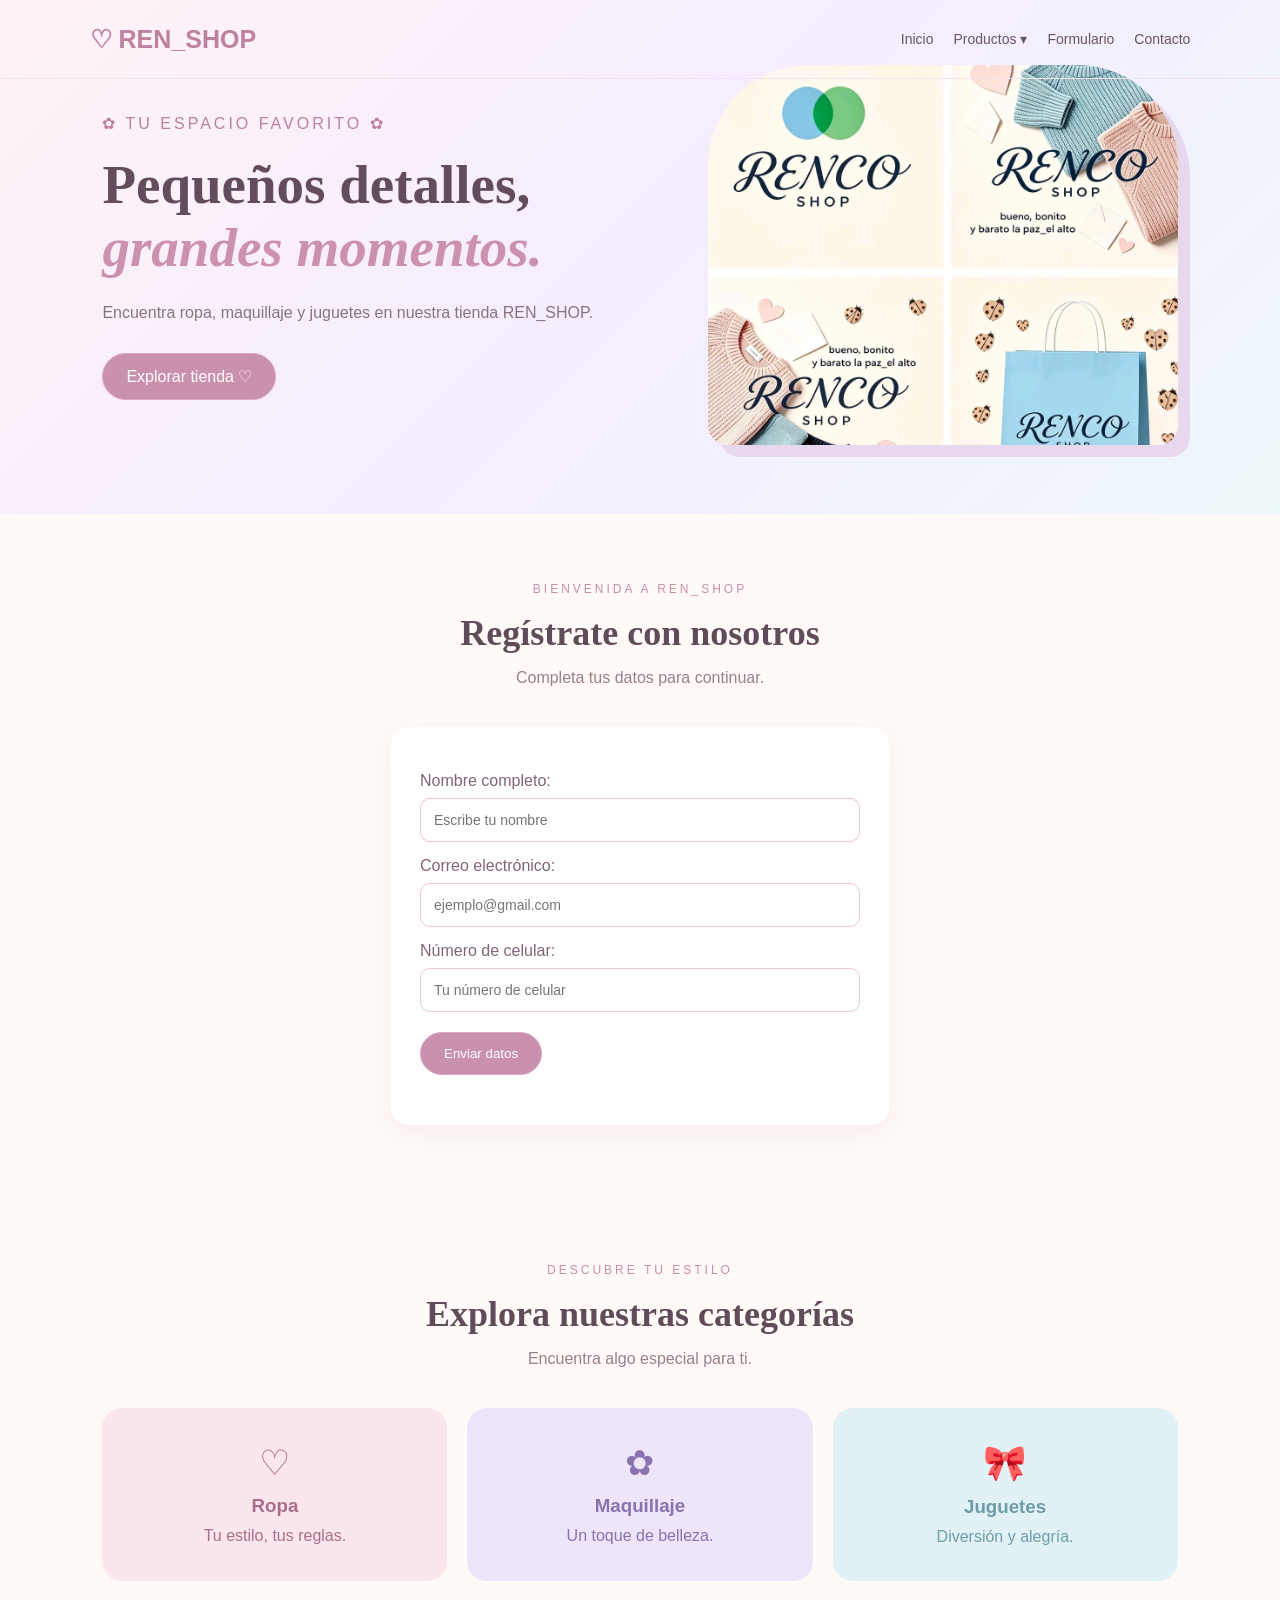
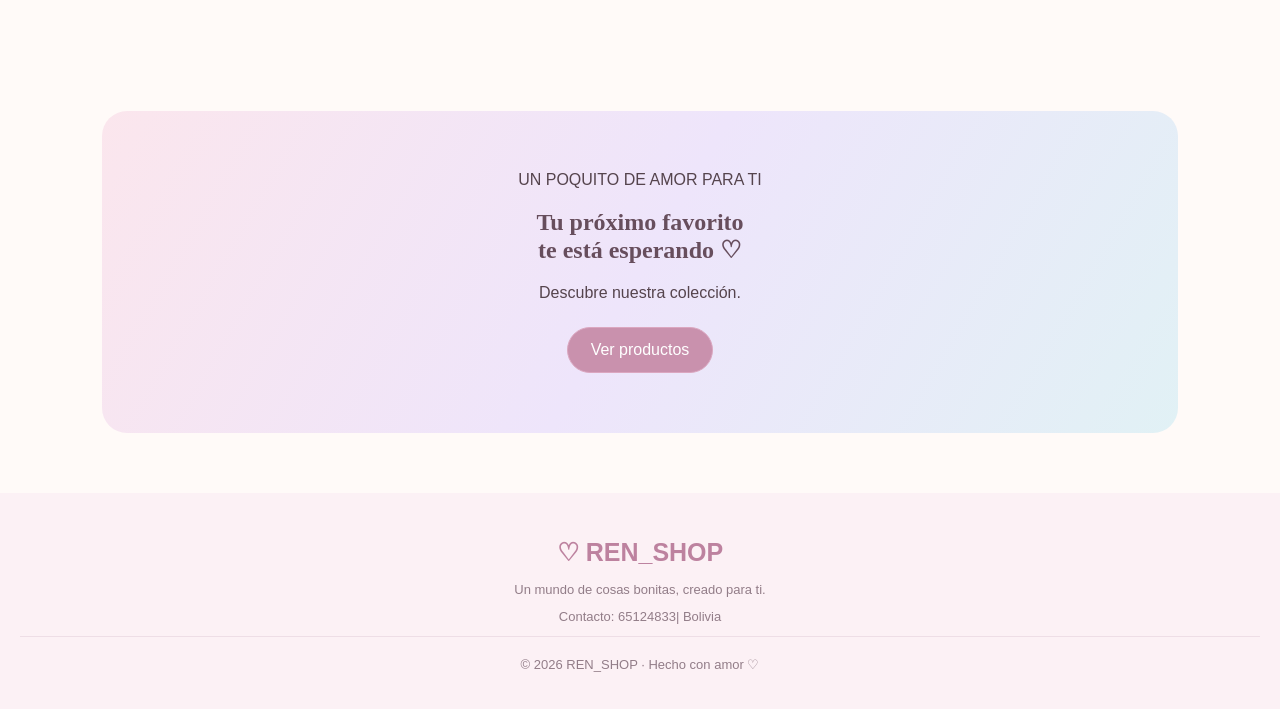
<file: index.html>
<!DOCTYPE html>
<html lang="es">
<head>
    <meta charset="UTF-8">
    <meta name="viewport" content="width=device-width, initial-scale=1.0">
    <title>REN_SHOP | Inicio</title>
    <link rel="stylesheet" href="j.css">
    <script src="formulario.js" defer></script>
</head>
<body>

<header class="encabezado">
    <div class="logo">♡ REN_SHOP</div>

    <nav class="menu">
        <a href="index.html">Inicio</a>
        <div class="desplegable">
            <a href="#categorias" class="boton-menu">Productos ▾</a>
            <div class="submenu">
                <a href="maquillaje.html">Maquillaje</a>
                <a href="juguetes.html">Juguetes</a>
                <a href="ropa.html">Ropa</a>
            </div>
        </div>
        <a href="#formulario">Formulario</a>
        <a href="#contacto">Contacto</a>
    </nav>
</header>

<section class="portada" id="inicio">
    <div class="texto-portada">
        <span class="etiqueta">✿ TU ESPACIO FAVORITO ✿</span>
        <h1>Pequeños detalles,<br>
            <span>grandes momentos.</span>
        </h1>
        <p>Encuentra ropa, maquillaje y juguetes
        en nuestra tienda REN_SHOP.</p>
        <a href="#categorias" class="boton-principal">
            Explorar tienda ♡
        </a>
    </div>

    <div class="imagen-portada">
        <img src="lg.jpg" alt="Moda femenina">
    </div>
</section>

<!-- FORMULARIO -->
<section class="formulario-seccion" id="formulario">
    <div class="titulo-seccion">
        <span>BIENVENIDA A REN_SHOP</span>
        <h2>Regístrate con nosotros</h2>
        <p>Completa tus datos para continuar.</p>
    </div>

    <form id="miFormulario">
        <label>Nombre completo:</label>
        <input type="text" id="nombre" required
               placeholder="Escribe tu nombre">

        <label>Correo electrónico:</label>
        <input type="email" id="correo" required
               placeholder="ejemplo@gmail.com">

        <label>Número de celular:</label>
        <input type="tel" id="celular" required
               placeholder="Tu número de celular">

        <button type="submit" class="boton-principal">
            Enviar datos
        </button>

        <p id="mensajeFormulario" class="mensaje"></p>
    </form>
</section>

<!-- CATEGORIAS -->
<section class="categorias" id="categorias">
    <div class="titulo-seccion">
        <span>DESCUBRE TU ESTILO</span>
        <h2>Explora nuestras categorías</h2>
        <p>Encuentra algo especial para ti.</p>
    </div>

    <div class="lista-categorias">
        <a href="ropa.html" class="categoria rosa">
            <span>♡</span>
            <h3>Ropa</h3>
            <p>Tu estilo, tus reglas.</p>
        </a>

        <a href="maquillaje.html" class="categoria lila">
            <span>✿</span>
            <h3>Maquillaje</h3>
            <p>Un toque de belleza.</p>
        </a>

        <a href="juguetes.html" class="categoria celeste">
            <span>🎀</span>
            <h3>Juguetes</h3>
            <p>Diversión y alegría.</p>
        </a>
    </div>
</section>

<section class="banner">
    <span>UN POQUITO DE AMOR PARA TI</span>
    <h2>Tu próximo favorito<br>te está esperando ♡</h2>
    <p>Descubre nuestra colección.</p>
    <a href="ropa.html" class="boton-principal">Ver productos</a>
</section>

<footer id="contacto">
    <div class="logo logo-footer">♡ REN_SHOP</div>
    <p>Un mundo de cosas bonitas, creado para ti.</p>
    <p>Contacto: 65124833| Bolivia</p>
    <p class="copyright">© 2026 REN_SHOP · Hecho con amor ♡</p>
</footer>

</body>
</html>
</file>
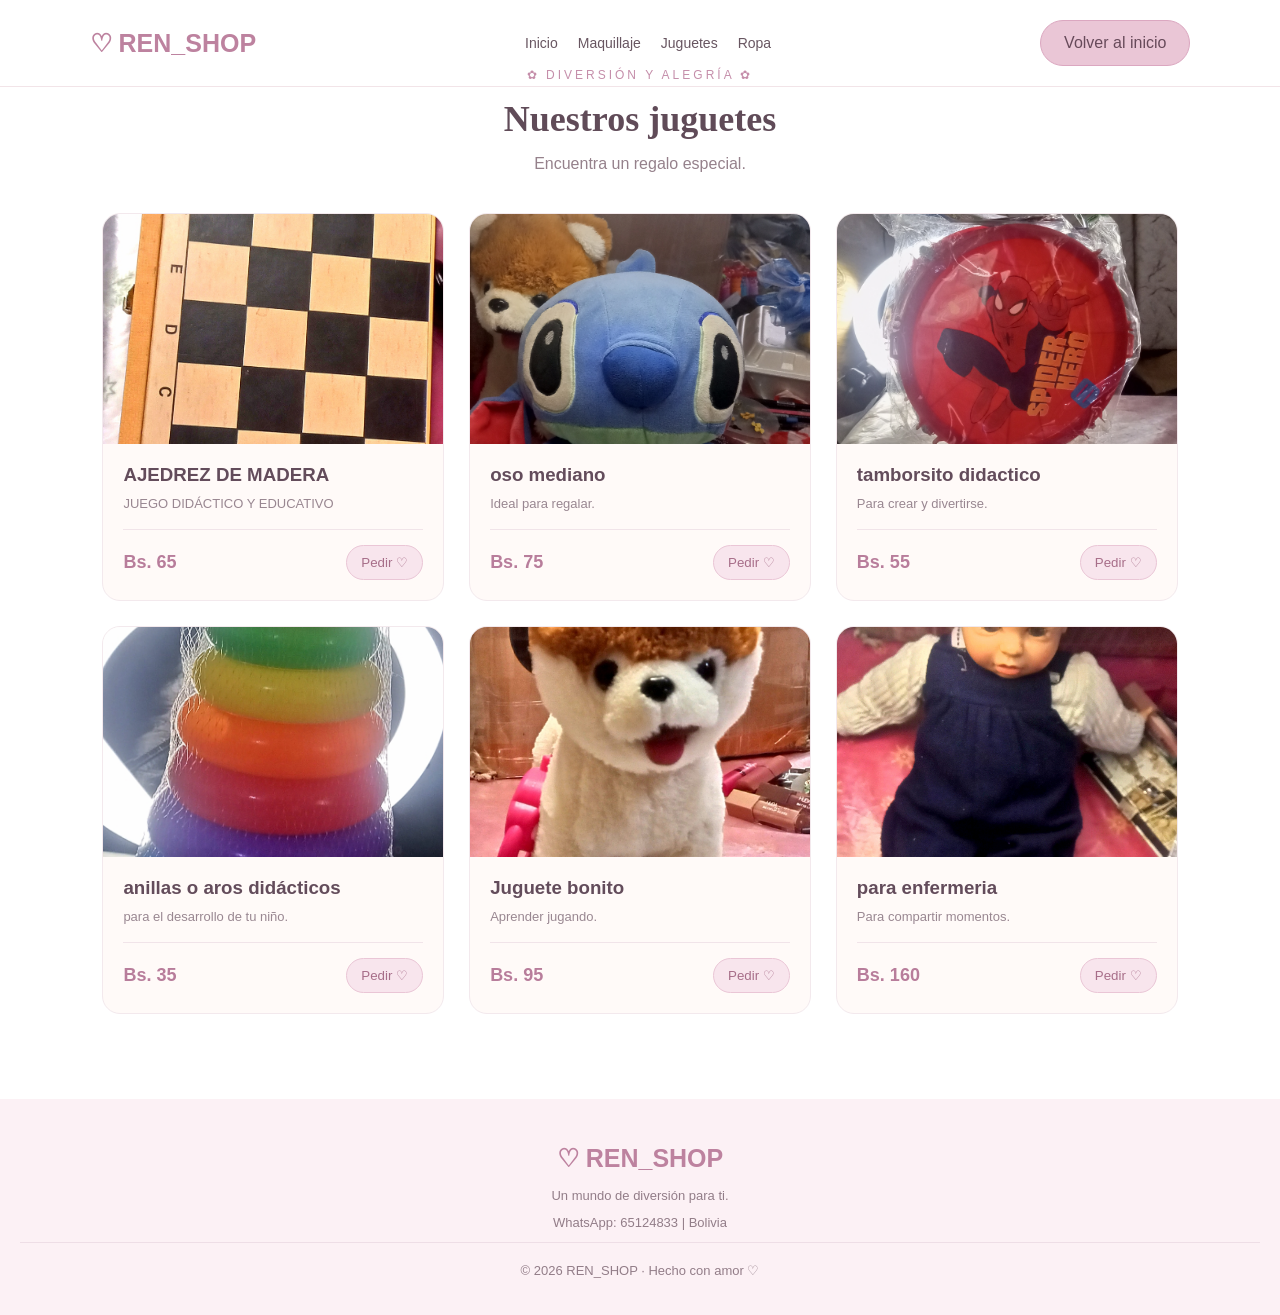
<file: juguetes.html>
<!DOCTYPE html>
<html lang="es">
<head>
    <meta charset="UTF-8">
    <meta name="viewport" content="width=device-width, initial-scale=1.0">
    <title>REN_SHOP | Juguetes</title>
    <link rel="stylesheet" href="j.css">
    <script src="formulario.js" defer></script>
</head>
<body>

<header class="encabezado">
    <div class="logo">♡ REN_SHOP</div>
    <nav class="menu">
        <a href="index.html">Inicio</a>
        <a href="maquillaje.html">Maquillaje</a>
        <a href="juguetes.html">Juguetes</a>
        <a href="ropa.html">Ropa</a>
    </nav>
    <a href="index.html" class="boton-comprar">Volver al inicio</a>
</header>

<section class="productos">
    <div class="titulo-seccion">
        <span>✿ DIVERSIÓN Y ALEGRÍA ✿</span>
        <h2>Nuestros juguetes</h2>
        <p>Encuentra un regalo especial.</p>
    </div>

    <div class="rejilla-productos">

        <article class="producto">
            <div class="foto-producto">
                <img src="aje.jpg" alt="JUEGO DE MESA">
            </div>
            <div class="info-producto">
                <h3>AJEDREZ DE MADERA</h3>
                <p>JUEGO DIDÁCTICO Y EDUCATIVO</p>
                <div class="precio">
                    <strong>Bs. 65</strong>
                    <button class="boton-pedido" data-producto="AJEDREZ">Pedir ♡</button>
                </div>
            </div>
        </article>

        <article class="producto">
            <div class="foto-producto">
                <img src="oso.jpg" alt="oso stich">
            </div>
            <div class="info-producto">
                <h3>oso mediano</h3>
                <p>Ideal para regalar.</p>
                <div class="precio">
                    <strong>Bs. 75</strong>
                    <button class="boton-pedido" data-producto="Muñeca">Pedir ♡</button>
                </div>
            </div>
        </article>

        <article class="producto">
            <div class="foto-producto">
                <img src="tam.jpg" alt="tambor">
            </div>
            <div class="info-producto">
                <h3>tamborsito didactico</h3>
                <p>Para crear y divertirse.</p>
                <div class="precio">
                    <strong>Bs. 55</strong>
                    <button class="boton-pedido" data-producto="Bloques de construcción">Pedir ♡</button>
                </div>
            </div>
        </article>

        <article class="producto">
            <div class="foto-producto">
                <img src="aro.jpg" alt="Carrito de juguete">
            </div>
            <div class="info-producto">
                <h3>anillas o aros didácticos</h3>
                <p>para el desarrollo de tu niño.</p>
                <div class="precio">
                    <strong>Bs. 35</strong>
                    <button class="boton-pedido" data-producto="Carrito de juguete">Pedir ♡</button>
                </div>
            </div>
        </article>

        <article class="producto">
            <div class="foto-producto">
                <img src="perri.jpg" alt="mascota mecanica">
            </div>
            <div class="info-producto">
                <h3>Juguete bonito</h3>
                <p>Aprender jugando.</p>
                <div class="precio">
                    <strong>Bs. 95</strong>
                    <button class="boton-pedido" data-producto="Juguete educativo">Pedir ♡</button>
                </div>
            </div>
        </article>

        <article class="producto">
            <div class="foto-producto">
                <img src="muñe.jpg" alt="muñeco semi realista">
            </div>
            <div class="info-producto">
                <h3>para enfermeria</h3>
                <p>Para compartir momentos.</p>
                <div class="precio">
                    <strong>Bs. 160</strong>
                    <button class="boton-pedido" data-producto="Juego de mesa">Pedir ♡</button>
                </div>
            </div>
        </article>

    </div>

    <p id="mensajePedido" class="mensaje"></p>
</section>

<footer>
    <div class="logo logo-footer">♡ REN_SHOP</div>
    <p>Un mundo de diversión para ti.</p>
    <p>WhatsApp: 65124833 | Bolivia</p>
    <p class="copyright">© 2026 REN_SHOP · Hecho con amor ♡</p>
</footer>

</body>
</html>
</file>
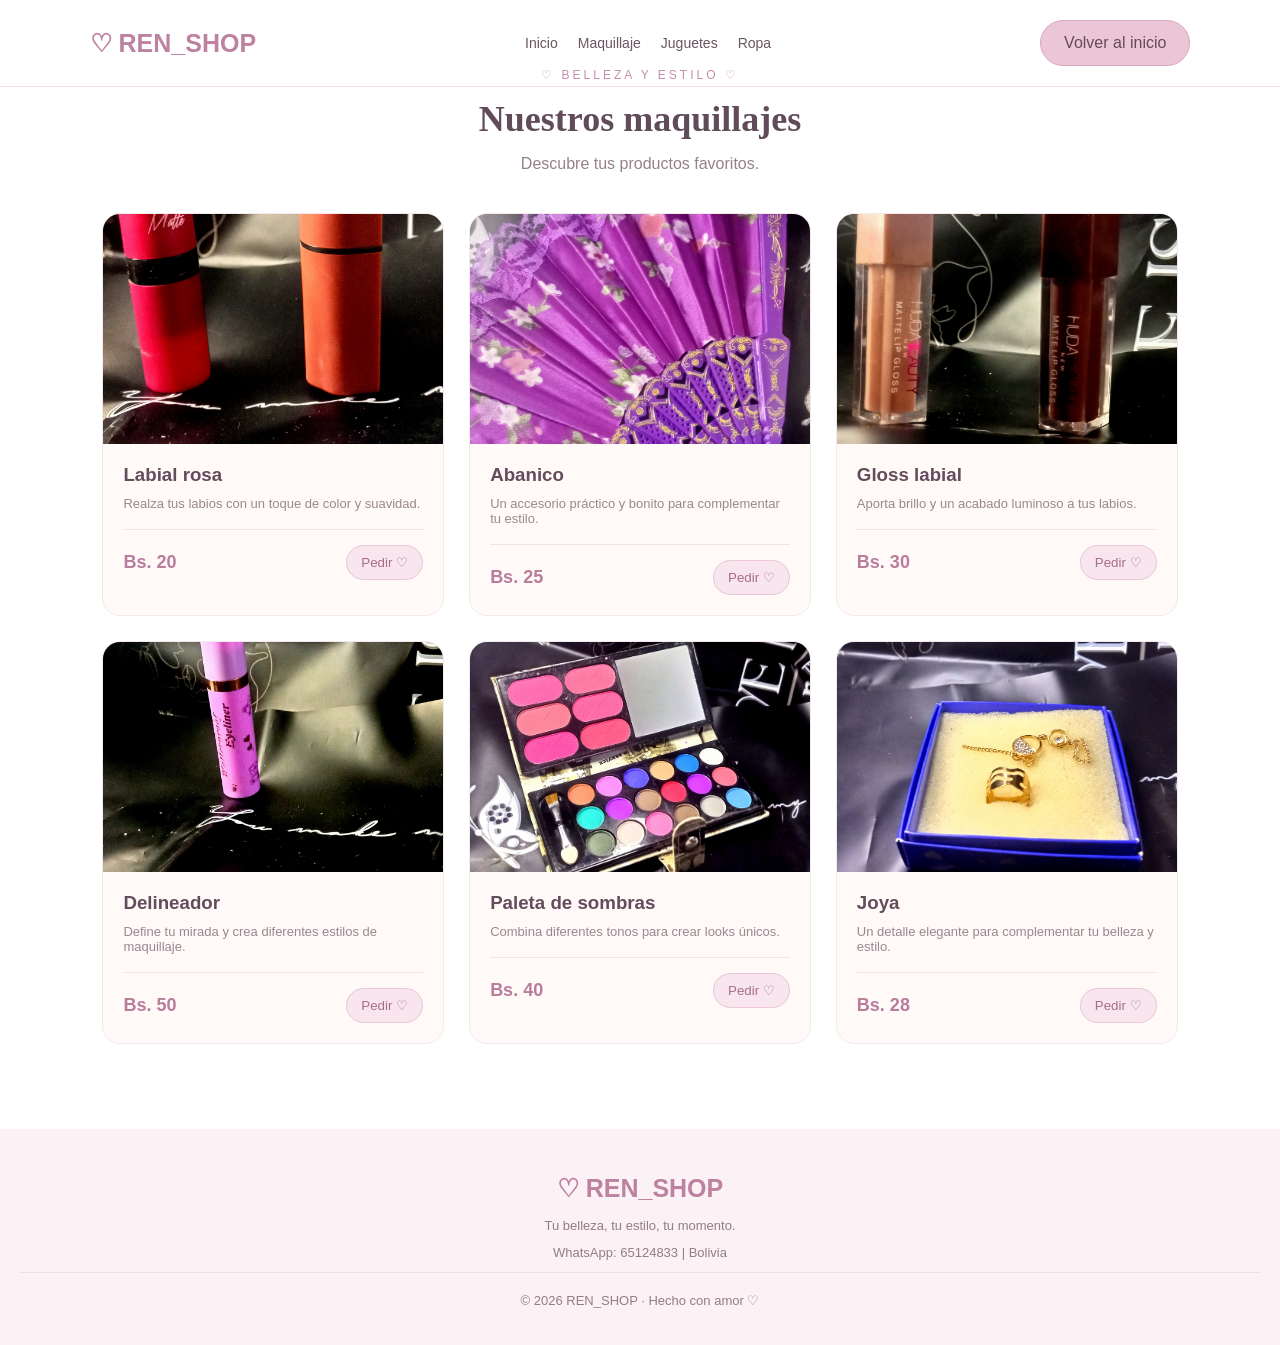
<file: maquillaje.html>
<!DOCTYPE html>
<html lang="es">
<head>
    <meta charset="UTF-8">
    <meta name="viewport" content="width=device-width, initial-scale=1.0">

    <title>REN_SHOP | Maquillaje</title>

    <link rel="stylesheet" href="j.css">
    <script src="formulario.js" defer></script>
</head>

<body>

<header class="encabezado">

    <div class="logo">♡ REN_SHOP</div>

    <nav class="menu">
        <a href="index.html">Inicio</a>
        <a href="maquillaje.html">Maquillaje</a>
        <a href="juguetes.html">Juguetes</a>
        <a href="ropa.html">Ropa</a>
    </nav>

    <a href="index.html" class="boton-comprar">
        Volver al inicio
    </a>

</header>

<section class="productos">

    <div class="titulo-seccion">
        <span>♡ BELLEZA Y ESTILO ♡</span>
        <h2>Nuestros maquillajes</h2>
        <p>Descubre tus productos favoritos.</p>
    </div>

    <div class="rejilla-productos">

        <!-- PRODUCTO 1: LABIAL -->
        <article class="producto">

            <div class="foto-producto">
                <img src="labial.jpg" alt="Labial">
            </div>

            <div class="info-producto">
                <h3>Labial rosa</h3>
                <p>Realza tus labios con un toque de color y suavidad.</p>

                <div class="precio">
                    <strong>Bs. 20</strong>
                    <button class="boton-pedido" data-producto="Labiales">
                        Pedir ♡
                    </button>
                </div>
            </div>

        </article>

        <!-- PRODUCTO 2: ABANICO -->
        <article class="producto">

            <div class="foto-producto">
                <img src="abanico.jpg" alt="Abanico">
            </div>

            <div class="info-producto">
                <h3>Abanico</h3>
                <p>Un accesorio práctico y bonito para complementar tu estilo.</p>

                <div class="precio">
                    <strong>Bs. 25</strong>
                    <button class="boton-pedido" data-producto="Abanico">
                        Pedir ♡
                    </button>
                </div>
            </div>

        </article>

        <!-- PRODUCTO 3: GLOSS -->
        <article class="producto">

            <div class="foto-producto">
                <img src="gloss.jpg" alt="Gloss labial">
            </div>

            <div class="info-producto">
                <h3>Gloss labial</h3>
                <p>Aporta brillo y un acabado luminoso a tus labios.</p>

                <div class="precio">
                    <strong>Bs. 30</strong>
                    <button class="boton-pedido" data-producto="Gloss labial">
                        Pedir ♡
                    </button>
                </div>
            </div>

        </article>

        <!-- PRODUCTO 4: DELINEADOR -->
        <article class="producto">

            <div class="foto-producto">
                <img src="delineador.jpg" alt="Delineador">
            </div>

            <div class="info-producto">
                <h3>Delineador</h3>
                <p>Define tu mirada y crea diferentes estilos de maquillaje.</p>

                <div class="precio">
                    <strong>Bs. 50</strong>
                    <button class="boton-pedido" data-producto="Delineador">
                        Pedir ♡
                    </button>
                </div>
            </div>

        </article>

        <!-- PRODUCTO 5: SOMBRAS -->
        <article class="producto">

            <div class="foto-producto">
                <img src="sombras.jpg" alt="Paleta de sombras">
            </div>

            <div class="info-producto">
                <h3>Paleta de sombras</h3>
                <p>Combina diferentes tonos para crear looks únicos.</p>

                <div class="precio">
                    <strong>Bs. 40</strong>
                    <button class="boton-pedido" data-producto="Paleta de sombras">
                        Pedir ♡
                    </button>
                </div>
            </div>

        </article>

        <!-- PRODUCTO 6: JOYA -->
        <article class="producto">

            <div class="foto-producto">
                <img src="joya.jpg" alt="collar y anillo">
            </div>

            <div class="info-producto">
                <h3>Joya</h3>
                <p>Un detalle elegante para complementar tu belleza y estilo.</p>

                <div class="precio">
                    <strong>Bs. 28</strong>
                    <button class="boton-pedido" data-producto="Joya">
                        Pedir ♡
                    </button>
                </div>
            </div>

        </article>

    </div>

    <p id="mensajePedido" class="mensaje"></p>

</section>

<footer id="contacto">

    <div class="logo logo-footer">♡ REN_SHOP</div>

    <p>Tu belleza, tu estilo, tu momento.</p>

    <p>WhatsApp: 65124833 | Bolivia</p>

    <p class="copyright">
        © 2026 REN_SHOP · Hecho con amor ♡
    </p>

</footer>

</body>
</html>
</file>
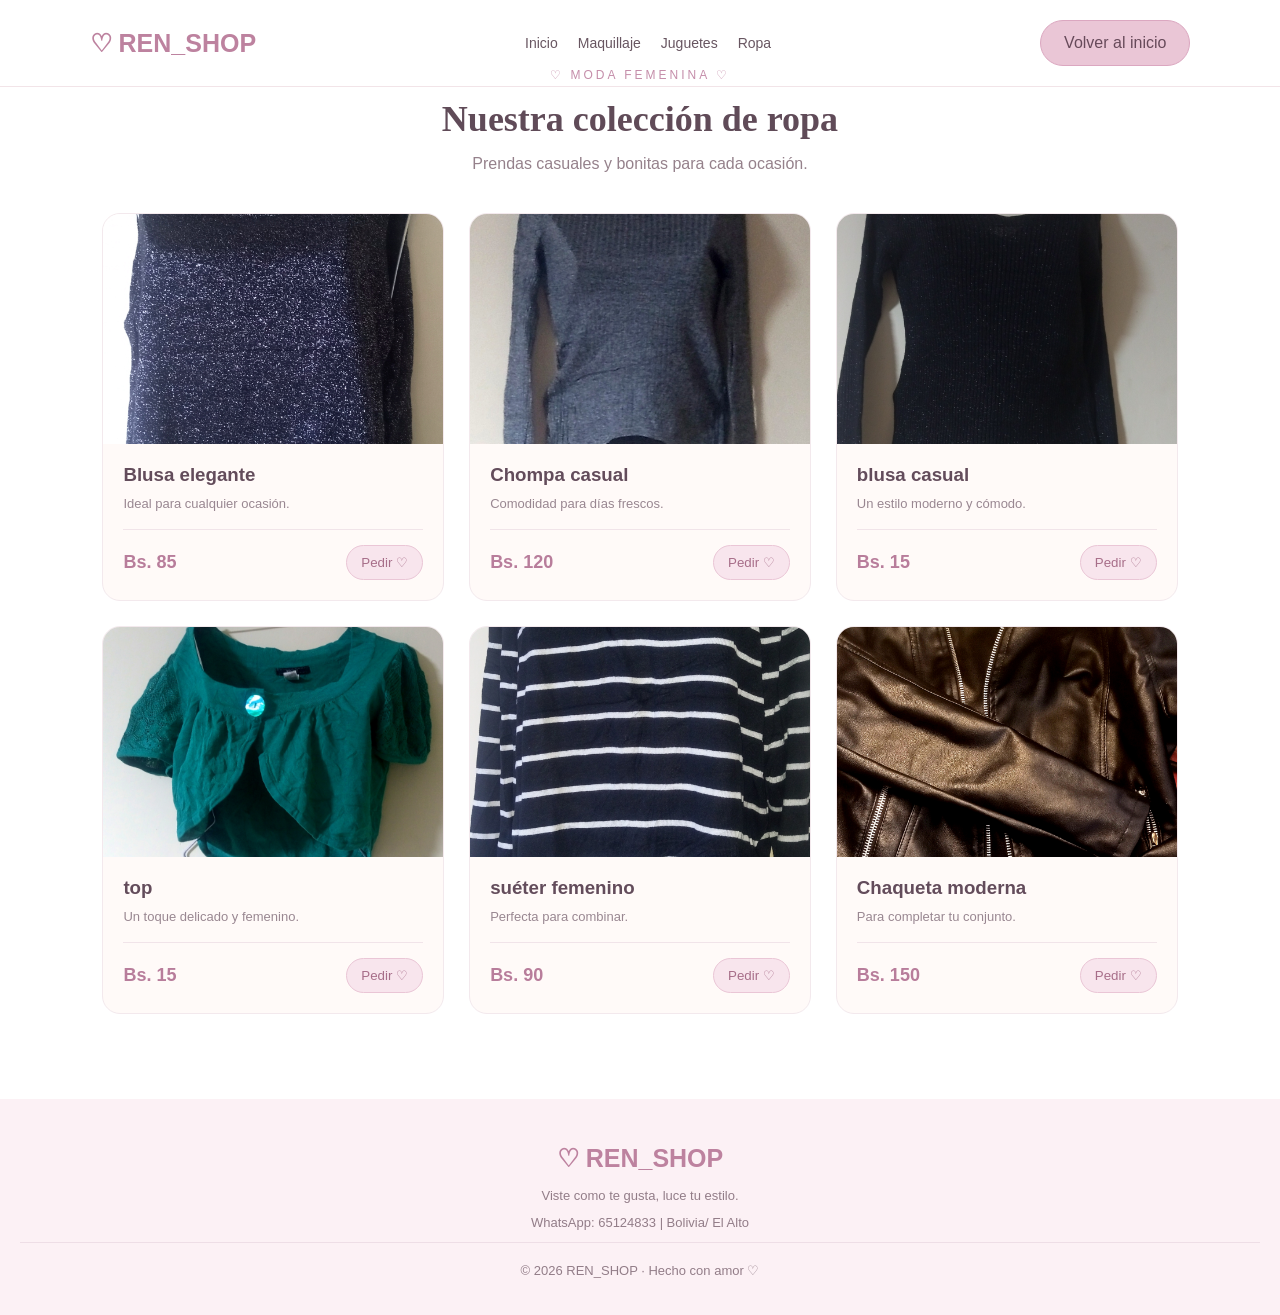
<file: ropa.html>
<!DOCTYPE html>
<html lang="es">
<head>
    <meta charset="UTF-8">
    <meta name="viewport" content="width=device-width, initial-scale=1.0">
    <title>REN_SHOP | Ropa</title>
    <link rel="stylesheet" href="j.css">
    <script src="formulario.js" defer></script>
</head>
<body>

<header class="encabezado">
    <div class="logo">♡ REN_SHOP</div>
    <nav class="menu">
        <a href="index.html">Inicio</a>
        <a href="maquillaje.html">Maquillaje</a>
        <a href="juguetes.html">Juguetes</a>
        <a href="ropa.html">Ropa</a>
    </nav>
    <a href="index.html" class="boton-comprar">Volver al inicio</a>
</header>

<section class="productos">
    <div class="titulo-seccion">
        <span>♡ MODA FEMENINA ♡</span>
        <h2>Nuestra colección de ropa</h2>
        <p>Prendas casuales y bonitas para cada ocasión.</p>
    </div>

    <div class="rejilla-productos">

        <article class="producto">
            <div class="foto-producto">
                <img src="r1.jpg"alt="Blusa femenina">
            </div>
            <div class="info-producto">
                <h3>Blusa elegante</h3>
                <p>Ideal para cualquier ocasión.</p>
                <div class="precio">
                    <strong>Bs. 85</strong>
                    <button class="boton-pedido" data-producto="Blusa elegante">Pedir ♡</button>
                </div>
            </div>
        </article>

        <article class="producto">
            <div class="foto-producto">
                <img src="r4.jpg" alt="Chompa">
            </div>
            <div class="info-producto">
                <h3>Chompa casual</h3>
                <p>Comodidad para días frescos.</p>
                <div class="precio">
                    <strong>Bs. 120</strong>
                    <button class="boton-pedido" data-producto="Chompa casual">Pedir ♡</button>
                </div>
            </div>
        </article>

        <article class="producto">
            <div class="foto-producto">
                <img src="r2.jpg" alt="blusa">
            </div>
            <div class="info-producto">
                <h3>blusa casual</h3>
                <p>Un estilo moderno y cómodo.</p>
                <div class="precio">
                    <strong>Bs. 15</strong>
                    <button class="boton-pedido" data-producto="Pantalón femenino">Pedir ♡</button>
                </div>
            </div>
        </article>

        <article class="producto">
            <div class="foto-producto">
                <img src= "r5.jpg"alt="Vestido">
            </div>
            <div class="info-producto">
                <h3>top </h3>
                <p>Un toque delicado y femenino.</p>
                <div class="precio">
                    <strong>Bs. 15</strong>
                    <button class="boton-pedido" data-producto="top">Pedir ♡</button>
                </div>
            </div>
        </article>

        <article class="producto">
            <div class="foto-producto">
                <img src="r3.jpg" alt="suerter">
            </div>
            <div class="info-producto">
                <h3>suéter femenino</h3>
                <p>Perfecta para combinar.</p>
                <div class="precio">
                    <strong>Bs. 90</strong>
                    <button class="boton-pedido" data-producto="Falda femenina">Pedir ♡</button>
                </div>
            </div>
        </article>

        <article class="producto">
            <div class="foto-producto">
                <img src="r6.jpg" alt="Chaqueta">
            </div>
            <div class="info-producto">
                <h3>Chaqueta moderna</h3>
                <p>Para completar tu conjunto.</p>
                <div class="precio">
                    <strong>Bs. 150</strong>
                    <button class="boton-pedido" data-producto="Chaqueta moderna">Pedir ♡</button>
                </div>
            </div>
        </article>

    </div>

    <p id="mensajePedido" class="mensaje"></p>
</section>

<footer>
    <div class="logo logo-footer">♡ REN_SHOP</div>
    <p>Viste como te gusta, luce tu estilo.</p>
    <p>WhatsApp: 65124833 | Bolivia/ El Alto</p>
    <p class="copyright">© 2026 REN_SHOP · Hecho con amor ♡</p>
</footer>

</body>
</html>
</file>
<file: j.css>
/* CONFIGURACION GENERAL */

* {
    margin: 0;
    padding: 0;
    box-sizing: border-box;
}

html {
    scroll-behavior: smooth;
}

body {
    font-family: "Segoe UI", Arial, sans-serif;
    background-color: #fffaf8;
    color: #55444d;
}

a {
    text-decoration: none;
    color: inherit;
}

/* ENCABEZADO */

.encabezado {
    width: 100%;
    padding: 20px 7%;
    display: flex;
    justify-content: space-between;
    align-items: center;
    gap: 20px;
    flex-wrap: wrap;
    background:# fffaf8;
    border-bottom: 1px solid #f2e4e8;
    position: absolute;
    top: 0;
    z-index: 1000;
}

.logo {
    font-size: 25px;
    font-weight: bold;
    color: #bd829f;
}

.menu {
    display: flex;
    align-items: center;
    justify-content: center;
    flex-wrap: wrap;
    gap: 20px;
}

.menu a {
    font-size: 14px;
    color: #685661;
    transition: 0.3s;
}

.menu a:hover {
    color: #c57c9e;
}

/* MENU DESPLEGABLE */

.desplegable {
    position: relative;
    padding: 10px 0;
}

.boton-menu {
    cursor: pointer;
}

.submenu {
    display: none;
    position: absolute;
    top: 100%;
    left: 0;
    width: 160px;
    background: white;
    border-radius: 12px;
    padding: 10px;
    box-shadow: 0 8px 20px #d9b6c533;
}

.submenu a {
    display: block;
    padding: 10px;
}

.desplegable:hover .submenu,
.desplegable:focus-within .submenu {
    display: block;
}

/* BOTONES */

.boton-comprar,
.boton-principal {
    display: inline-block;
    padding: 13px 23px;
    background: #eac6d6;
    color: #674a5a;
    border: 1px solid #dba7c0;
    border-radius: 30px;
    cursor: pointer;
    transition: 0.3s;
}

.boton-principal {
    background: #c991ad;
    color: white;
}

.boton-comprar:hover,
.boton-principal:hover {
    background: #ad718f;
    color: white;
    transform: translateY(-3px);
}

/* PORTADA */

.portada {
    padding: 65px 8%;
    display: flex;
    align-items: center;
    justify-content: space-between;
    gap: 40px;
    background: linear-gradient(
        135deg,
        #fff3f6,
        #f5edff,
        #edf8fa
    );
}

.texto-portada {
    flex: 1;
}

.etiqueta {
    color: #bc819f;
    letter-spacing: 3px;
}

.texto-portada h1 {
    font-family: Georgia, serif;
    font-size: clamp(35px, 5vw, 55px);
    color: #634c5b;
    margin: 20px 0;
}

.texto-portada h1 span {
    color: #cb91ae;
    font-style: italic;
}

.texto-portada p {
    line-height: 1.8;
    margin-bottom: 25px;
    color: #86747e;
}

.imagen-portada {
    flex: 1;
    max-width: 470px;
}

.imagen-portada img {
    width: 100%;
    height: 380px;
    object-fit: cover;
    border-radius: 100px 100px 20px 20px;
    box-shadow: 12px 12px 0 #e8d8ed;
}

.nota-flotante {
    text-align: center;
    padding: 12px;
    color: #b67e9b;
    font-style: italic;
}

/* TITULOS */

.titulo-seccion {
    text-align: center;
    margin-bottom: 40px;
}

.titulo-seccion span {
    color: #c58eaa;
    font-size: 12px;
    letter-spacing: 3px;
}

.titulo-seccion h2 {
    font-family: Georgia, serif;
    font-size: clamp(26px, 4vw, 36px);
    color: #604b58;
    margin: 15px 0;
}

.titulo-seccion p {
    color: #95818b;
}

/* FORMULARIO */

.formulario-seccion {
    padding: 65px 20px;
    background: #fffaf8;
}

form {
    max-width: 500px;
    margin: auto;
    padding: 30px;
    background: white;
    border-radius: 20px;
    box-shadow: 0 8px 25px #b99bac22;
}

form label {
    display: block;
    margin: 15px 0 8px;
    color: #806578;
}

form input {
    width: 100%;
    padding: 13px;
    border: 1px solid #eac6d6;
    border-radius: 10px;
    outline: none;
    font-size: 14px;
}

form input:focus {
    border-color: #c991ad;
    box-shadow: 0 0 5px #eac6d6;
}

form button {
    margin-top: 20px;
}

/* CATEGORIAS */

.categorias {
    padding: 70px 8%;
}

.lista-categorias {
    display: grid;
    grid-template-columns: repeat(3, 1fr);
    gap: 20px;
}

.categoria {
    text-align: center;
    padding: 35px 15px;
    border-radius: 20px;
    transition: 0.3s;
    cursor: pointer;
}

.categoria:hover {
    transform: translateY(-7px);
    box-shadow: 0 10px 25px #b99bac22;
}

.categoria span {
    display: block;
    font-size: 35px;
    margin-bottom: 12px;
}

.categoria h3 {
    margin-bottom: 10px;
}

.rosa {
    background: #fbe6ed;
    color: #a96e8b;
}

.lila {
    background: #eee5fb;
    color: #8972ae;
}

.celeste {
    background: #e1f1f5;
    color: #6d9da8;
}

/* PRODUCTOS */

.productos {
    padding: 65px 8%;
    background: white;
}

.rejilla-productos {
    display: grid;
    grid-template-columns: repeat(3, minmax(0, 1fr));
    gap: 25px;
}

.producto {
    background: #fffaf8;
    border-radius: 18px;
    overflow: hidden;
    border: 1px solid #f3e9ed;
    transition: 0.3s;
}

.producto:hover {
    transform: translateY(-6px);
    box-shadow: 0 12px 30px #b99bac22;
}

.foto-producto img {
    display: block;
    width: 100%;
    height: 230px;
    object-fit: cover;
}

.info-producto {
    padding: 20px;
}

.info-producto h3 {
    color: #634c5b;
    margin-bottom: 10px;
}

.info-producto p {
    font-size: 13px;
    color: #998791;
    margin-bottom: 18px;
}

.precio {
    display: flex;
    justify-content: space-between;
    align-items: center;
    gap: 8px;
    border-top: 1px solid #f1e4e9;
    padding-top: 15px;
}

.precio strong {
    color: #b87d9b;
    font-size: 18px;
}

.boton-pedido {
    background: #f8e5ed;
    color: #a76e89;
    border: 1px solid #eac6d6;
    padding: 9px 14px;
    border-radius: 20px;
    cursor: pointer;
    transition: 0.3s;
}

.boton-pedido:hover {
    background: #dba7c0;
    color: white;
}

/* MENSAJES */

.mensaje {
    text-align: center;
    margin-top: 20px;
    color: #a96e8b;
    font-weight: bold;
    font-size: 16px;
}

/* BANNER */

.banner {
    margin: 60px 8%;
    padding: 60px 20px;
    text-align: center;
    border-radius: 25px;
    background: linear-gradient(
        120deg,
        #fbe6ed,
        #eee5fb,
        #e1f1f5
    );
}

.banner h2 {
    font-family: Georgia, serif;
    color: #674e5d;
    margin: 20px 0;
}

.banner p {
    margin-bottom: 25px;
}

/* PIE DE PAGINA */

footer {
    padding: 45px 20px 25px;
    text-align: center;
    background: #fcf1f5;
}

.logo-footer {
    margin-bottom: 15px;
}

footer p {
    color: #927d88;
    font-size: 13px;
    margin: 12px 0;
}

.enlaces-footer {
    display: flex;
    justify-content: center;
    flex-wrap: wrap;
    gap: 20px;
    margin: 25px 0;
}

.enlaces-footer a:hover {
    color: #c57c9e;
}

.copyright {
    padding-top: 20px;
    border-top: 1px solid #eedee6;
}

/* TABLETS */

@media (max-width: 900px) {
    .rejilla-productos {
        grid-template-columns: repeat(2, 1fr);
    }

    .portada {
        padding: 45px 5%;
    }
}

/* CELULARES */

@media (max-width: 600px) {
    .encabezado {
        position: relative;
        justify-content: center;
    }

    .logo {
        width: 100%;
        text-align: center;
    }

    .menu {
        gap: 12px;
    }

    .menu a {
        font-size: 13px;
    }

    .portada {
        flex-direction: column;
        text-align: center;
    }

    .imagen-portada {
        width: 100%;
    }

    .imagen-portada img {
        height: 280px;
    }

    .lista-categorias {
        grid-template-columns: 1fr;
    }

    .rejilla-productos {
        grid-template-columns: repeat(2, minmax(0, 1fr));
        gap: 12px;
    }

    .foto-producto img {
        height: 160px;
    }

    .info-producto {
        padding: 12px;
    }

    .info-producto h3 {
        font-size: 15px;
    }

    .info-producto p {
        font-size: 11px;
    }

    .precio {
        flex-wrap: wrap;
    }

    .precio strong {
        font-size: 15px;
    }

    .boton-pedido {
        padding: 8px 10px;
        font-size: 12px;
    }

    .banner {
        margin: 35px 5%;
    }
}
</file>
